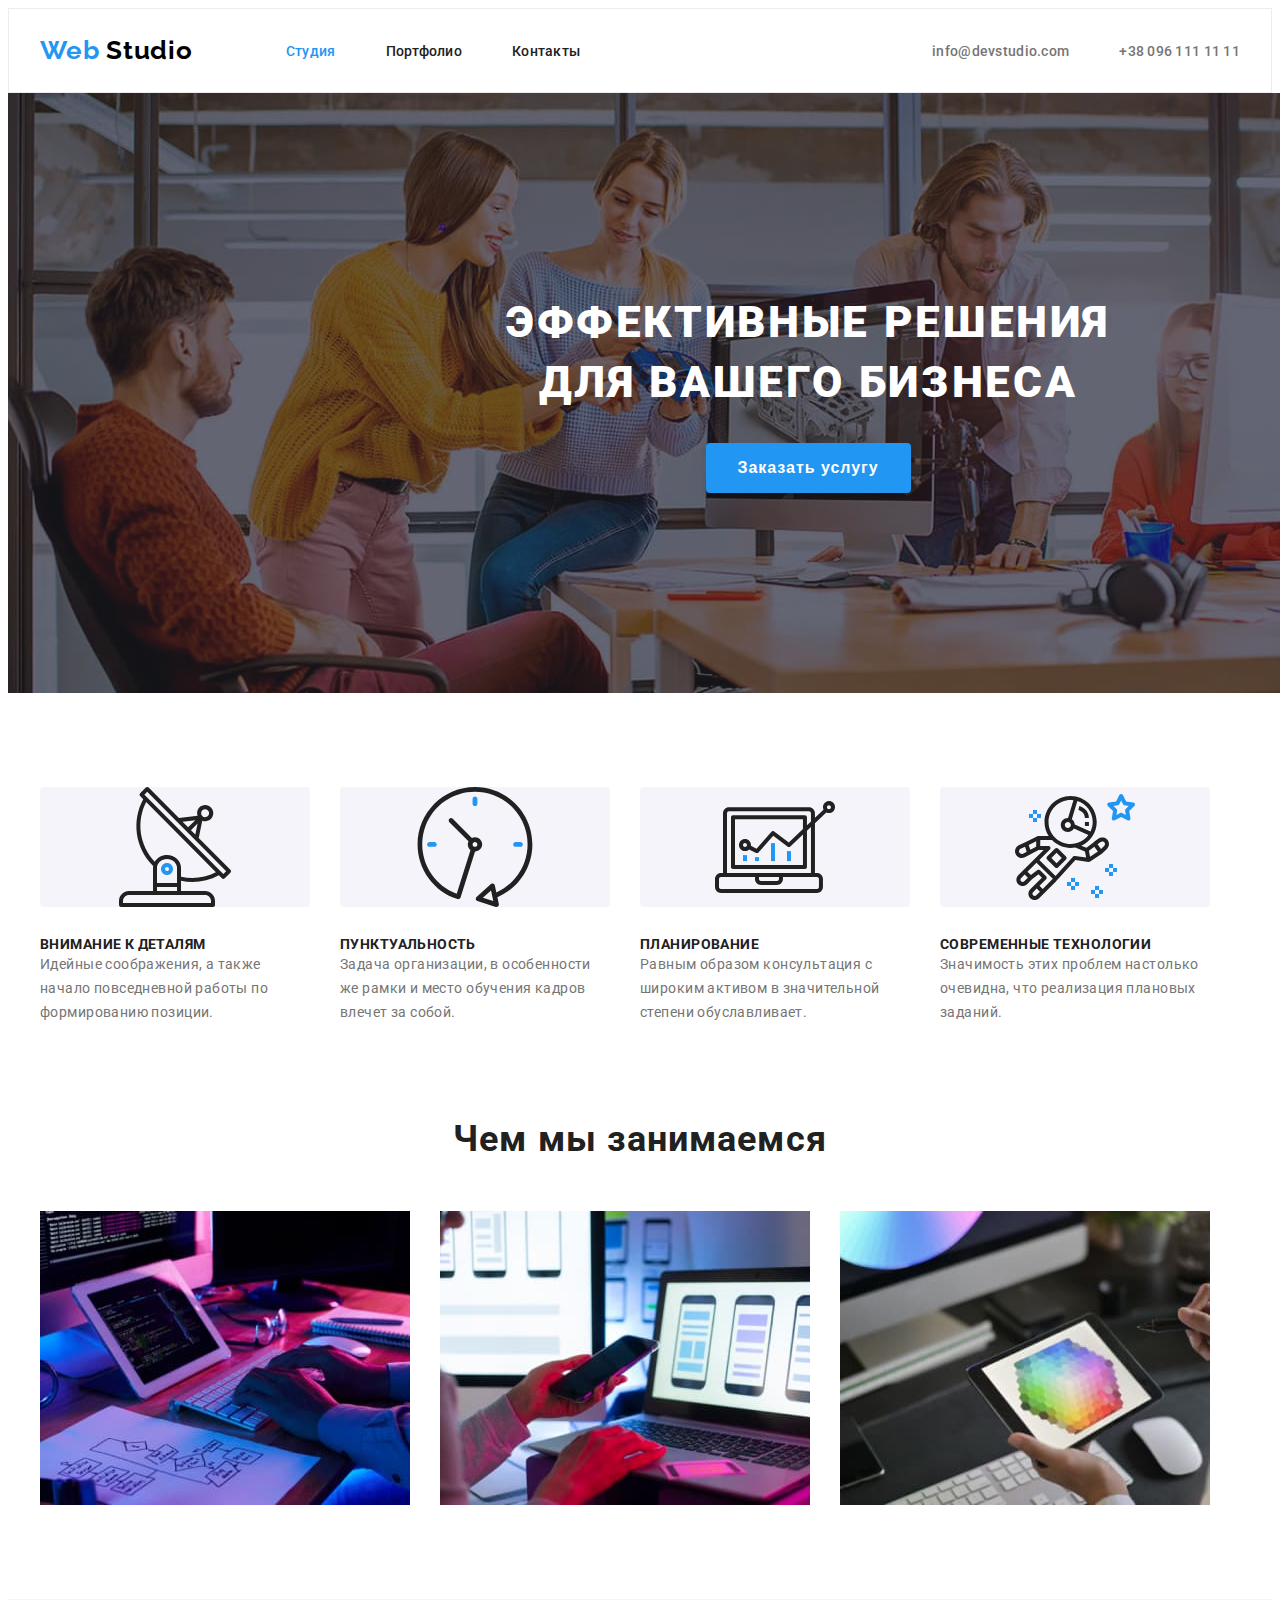
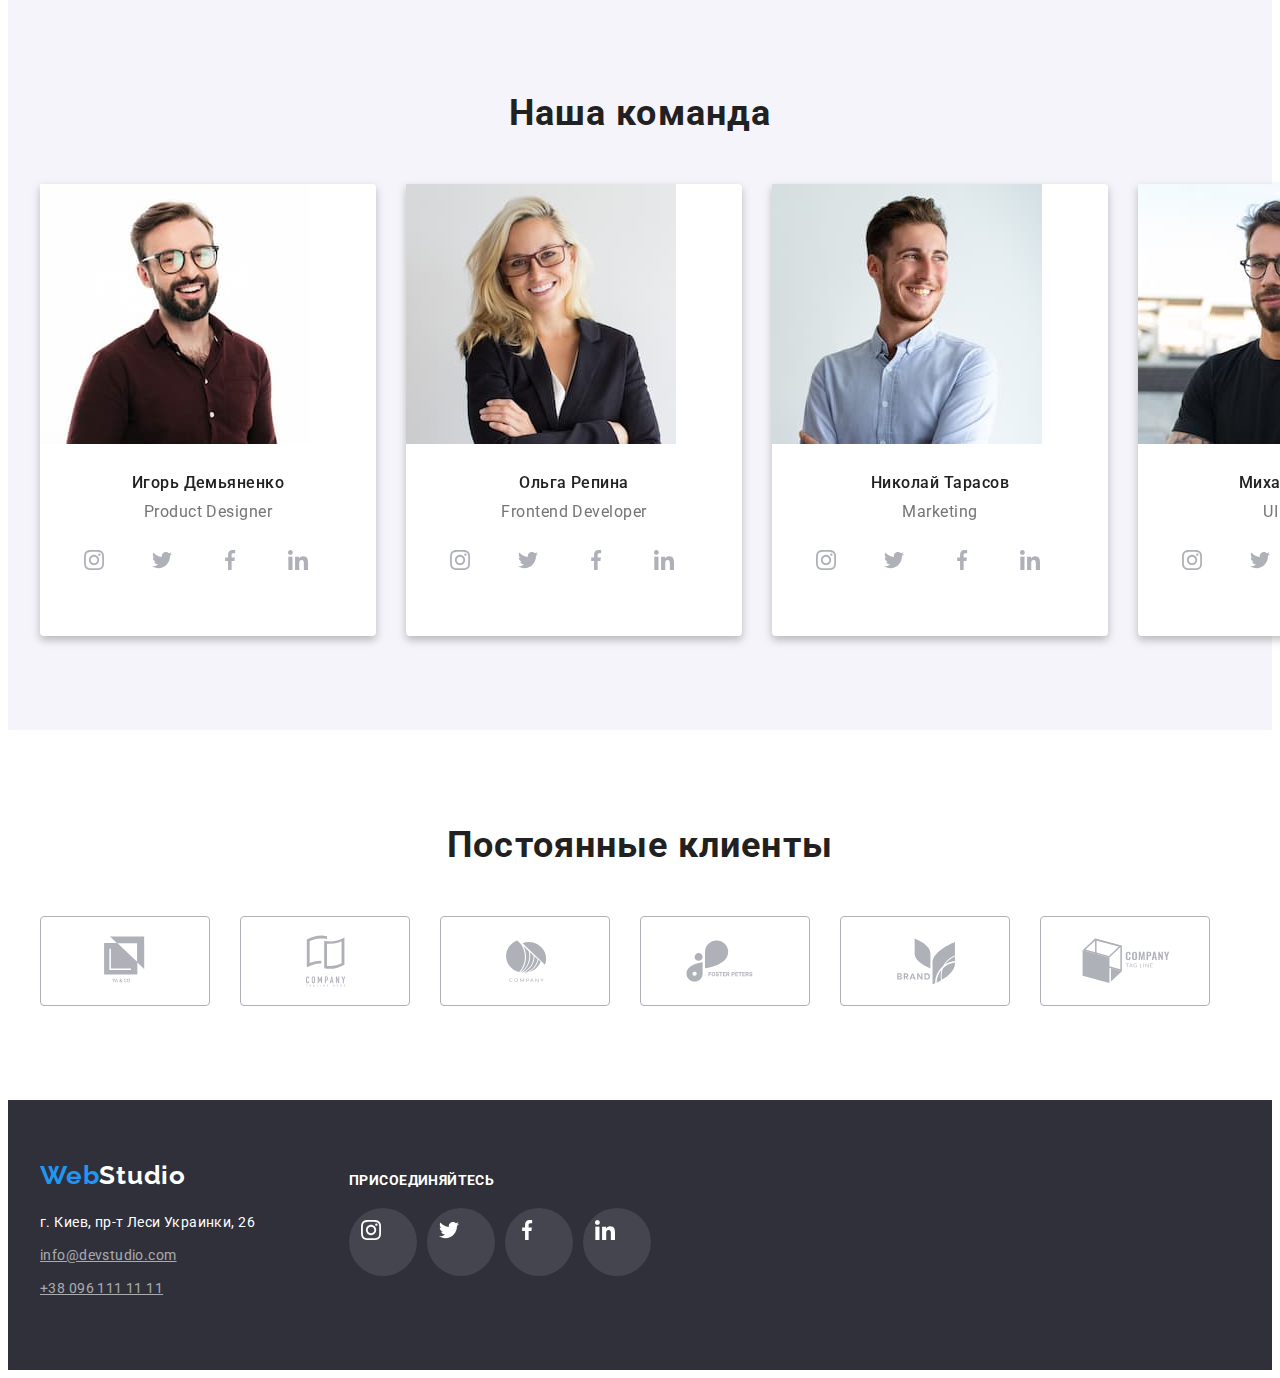
<file: index.html>
<!DOCTYPE html>
<html lang="ru">
<head>
    <meta charset="UTF-8">
    <meta http-equiv="X-UA-Compatible" content="IE=edge">
    <meta name="viewport" content="width=, initial-scale=1.0">
    <title>WebStudio</title>
    <link rel="preconnect" href="https://fonts.gstatic.com">
    <link href="https://fonts.googleapis.com/css2?family=Raleway:wght@700&family=Roboto:wght@400;500;700;900&display=swap"
        rel="stylesheet">
    <link rel="stylesheet" href="https://cdnjs.cloudflare.com/ajax/libs/modern-normalize/1.0.0/modern-normalize.min.css"
        integrity="sha512-ISS7cAi1PEhQ8jnbJpJZMd29NlhNj4AWYyLOSp2CE/CsHxTCu+r+t0D2yoJudVrd0/8fTVPUVDzY5Tvli75u/g=="
        crossorigin="anonymous" />
    <link rel="stylesheet" href="./css/styles.css">
</head>
<body>
    <header class="header">
        <div class="container header-top">
            <!--top line bg-->
            <nav class="header-nav">
                <!--WebStudio-->
            
                <a class="logo" href="./index.html"><span class="accent-logo">Web</span>
                    <span class="second-accent-logo">Studio</span></a>
            
                <!--Menu Nav-->
                <ul class="menu-nav">
                    <li class="menu-nav-link">
                        <a class="link active" href="./index.html">Студия</a>
                    </li>
                    <li class="menu-nav-link">
                        <a class="link" href="./portfolio.html">Портфолио</a>
                    </li>
                    <li class="menu-nav-link">
                        <a class="link" href="https://www.google.com">Контакты</a>
                    </li>
                </ul>
            
            </nav>
            
            <!-- contacts section -->
            <ul class="contacts-list">
                <li class="contacts-list-item">
                    <a class="contacts" href="mailto:info@devstudio.com">info@devstudio.com</a>
                </li>
                <li class="contacts-list-item">
                    <a class="contacts" href="tel:+38096111111">+38 096 111 11 11</a>
                </li>
            </ul>

        </div>

    </header>
   <main>

    <!-- top section hero-->

        <section class="service">
            <div class="container hero">
                <h1 class="hero-titel">
                    Эффективные решения<br> для вашего бизнеса
                </h1>
                <button class="btn">Заказать услугу</button>

            </div>
        </section>

    <!-- features -->

        <section class="container">
            <div class="features">
                <!-- <h2 class="section-features-title">
                                Особенности
                            </h2> -->

                <ul class="list-features">
                    <li class="list-features-item antenna">
                        <h3 class="features-title">
                            Внимание к деталям
                        </h3>
                        <p class="text">
                            Идейные соображения, а также начало повседневной работы по формированию позиции.
                        </p>
                    </li>
                    <li class="list-features-item clock">
                        <h3 class="features-title">
                            Пунктуальность
                        </h3>
                        <p class="text">
                            Задача организации, в особенности же рамки и место обучения кадров влечет за собой.
                        </p>
                    </li>
                    <li class="list-features-item diagram">
                        <h3 class="features-title">
                            Планирование
                        </h3>
                        <p class="text">
                            Равным образом консультация с широким активом в значительной степени обуславливает.
                        </p>
                    </li>
                    <li class="list-features-item astronaut">
                        <h3 class="features-title">
                            Современные технологии
                        </h3>
                        <p class="text">
                            Значимость этих проблем настолько очевидна, что реализация плановых заданий.
                        </p>
                    </li>
                </ul>
            </div>
        </section>

    <!-- occupation -->

        <section class="occupation-section container">
            <h2 class="occupation">
                Чем мы занимаемся
            </h2>
            <ul class="list-occupation">
                <li class="list-occupation-item">
                    <img src="./images/box-1.jpg" alt="полный цикл разработки" width="370" height="294">
                </li>
                <li class="list-occupation-item">
                    <img src="./images/box-2.jpg" alt="кроссплатформенные web-приложения" width="370" height="294">
                </li>
                <li class="list-occupation-item">
                    <img src="./images/box-3.jpg" alt="инновационный дизайн" width="370" height="294">
                </li>
            </ul>

        </section> 

     <!-- our team -->

        <section class="our-team-section">
            <div class="container">
                <h2 class="our-team">
                    Наша команда
                </h2>
                <ul class="list-our-team">
                    <li class="our-team-item">
                        <img src="./images/img.jpg" alt="Игорь Демьяненко Product Designer" width="270" height="260">
                        <h3 class="our-team-title">
                            Игорь Демьяненко
                        </h3>
                        <p class="our-team-text">
                            Product Designer
                        </p>
                        <ul class="social-link">
                            <li class="social-link-type"> <a href="#"><svg class="social-link-icon">
                                        <use href="./symbol-defs.svg#icon-instagram"></use>
                                    </svg></a></li>
                            <li class="social-link-type"> <a href="#"><svg class="social-link-icon">
                                        <use href="./symbol-defs.svg#icon-twitter"></use>
                                    </svg></a></li>
                            <li class="social-link-type"> <a href="#"><svg class="social-link-icon">
                                        <use href="./symbol-defs.svg#icon-facebook"></use>
                                    </svg></a></li>
                            <li class="social-link-type"> <a href="#"><svg class="social-link-icon">
                                        <use href="./symbol-defs.svg#icon-linkedin"></use>
                                    </svg></a></li>
                        </ul>
                    </li>
                    <li class="our-team-item">
                        <img src="./images/img(1).jpg" alt="Ольга Репина Frontend Developer" width="270" height="260">
                        <h3 class="our-team-title">
                            Ольга Репина
                        </h3>
                        <p class="our-team-text">
                            Frontend Developer
                        </p>
                        <ul class="social-link">
                            <li class="social-link-type"> <a href="#"><svg class="social-link-icon">
                                        <use href="./symbol-defs.svg#icon-instagram"></use>
                                    </svg></a></li>
                            <li class="social-link-type"> <a href="#"><svg class="social-link-icon">
                                        <use href="./symbol-defs.svg#icon-twitter"></use>
                                    </svg></a></li>
                            <li class="social-link-type"> <a href="#"><svg class="social-link-icon">
                                        <use href="./symbol-defs.svg#icon-facebook"></use>
                                    </svg></a></li>
                            <li class="social-link-type"> <a href="#"><svg class="social-link-icon">
                                        <use href="./symbol-defs.svg#icon-linkedin"></use>
                                    </svg></a></li>
                        </ul>
                    </li>
                    <li class="our-team-item">
                        <img src="./images/img(2).jpg" alt="Николай Тарасов Marketing" width="270" height="260">
                        <h3 class="our-team-title">
                            Николай Тарасов
                        </h3>
                        <p class="our-team-text">
                            Marketing
                        </p>
                        <ul class="social-link">
                            <li class="social-link-type"> <a href="#"><svg class="social-link-icon">
                                        <use href="./symbol-defs.svg#icon-instagram"></use>
                                    </svg></a></li>
                            <li class="social-link-type"> <a href="#"><svg class="social-link-icon">
                                        <use href="./symbol-defs.svg#icon-twitter"></use>
                                    </svg></a></li>
                            <li class="social-link-type"> <a href="#"><svg class="social-link-icon">
                                        <use href="./symbol-defs.svg#icon-facebook"></use>
                                    </svg></a></li>
                            <li class="social-link-type"> <a href="#"><svg class="social-link-icon">
                                        <use href="./symbol-defs.svg#icon-linkedin"></use>
                                    </svg></a></li>
                        </ul>
                    </li>
                    <li class="our-team-item">
                        <img src="./images/img(3).jpg" alt="Михаил Ермаков UI Designer" width="270" height="260">
                        <h3 class="our-team-title">
                            Михаил Ермаков
                        </h3>
                        <p class="our-team-text">
                            UI Designer
                        </p>
                        <ul class="social-link">
                            <li class="social-link-type"> <a href="#"><svg class="social-link-icon">
                                        <use href="./symbol-defs.svg#icon-instagram"></use>
                                    </svg></a></li>
                            <li class="social-link-type"> <a href="#"><svg class="social-link-icon">
                                        <use href="./symbol-defs.svg#icon-twitter"></use>
                                    </svg></a></li>
                            <li class="social-link-type"> <a href="#"><svg class="social-link-icon">
                                        <use href="./symbol-defs.svg#icon-facebook"></use>
                                    </svg></a></li>
                            <li class="social-link-type"> <a href="#"><svg class="social-link-icon">
                                        <use href="./symbol-defs.svg#icon-linkedin"></use>
                                    </svg></a></li>
                        </ul>
                    </li>
                </ul>
            </div>

        </section>

        <!-- Regular customers -->
        <section>
            <div class="container">
                <h2 class="customers-title">
                    Постоянные клиенты
                </h2>
                <ul class="customers">
                    <li class="item-client">
                        <a class="client" href="#">
                            <svg class="icon-logo-style">
                                <use href="./symbol-defs.svg#icon-Client1"></use>
                            </svg>
                        </a>
                    </li>
                    <li class="item-client">
                        <a class="client" href="#">
                            <svg class="icon-logo-style">
                                <use href="./symbol-defs.svg#icon-Client2"></use>
                            </svg>
                        </a>
                    </li>
                    <li class="item-client">
                        <a class="client" href="#">
                            <svg class="icon-logo-style">
                                <use href="./symbol-defs.svg#icon-Client3"></use>
                            </svg>
                        </a>
                    </li>
                    <li class="item-client">
                        <a class="client" href="#">
                            <svg class="icon-logo-style">
                                <use href="./symbol-defs.svg#icon-Client4"></use>
                            </svg>
                        </a>
                    </li>
                    <li class="item-client">
                        <a class="client" href="#">
                            <svg class="icon-logo-style">
                                <use href="./symbol-defs.svg#icon-Client5"></use>
                            </svg>
                        </a>
                    </li>
                    <li class="item-client">
                        <a class="client" href="#">
                            <svg class="icon-logo-style">
                                <use href="./symbol-defs.svg#icon-Client6"></use>
                            </svg>
                        </a>
                    </li>

                    
                </ul>
            </div>

        </section>

   </main>

   <footer class="bottom-part">

        <div class="footer-line container">
            <div class="bottom-section">
                <a class="logo logo-bottom" href="./index.html"><span class="accent-logo">Web</span><span
                        class="second-accent-logofooter">Studio</span></a>
            
                <address class="address">
                    г. Киев, пр-т Леси Украинки, 26
                </address>
                <ul class="list-tooter">
                    <li class="list-tooter-item">
                        <a class="link-footer" href="mailto:info@devstudio.com">info@devstudio.com</a>
                    </li>
                    <li class="list-tooter-item">
                        <a class="link-footer" href="tel:+38096111111">+38 096 111 11 11</a>
                    </li>
                </ul>
            </div>
            <div class="section-join">
                <section class="join">
                    <h3 class="join-titel">присоединяйтесь</h3>
                    <ul class="social-link-footer">
                        <li class="social-link-type-footer"> <a href="#"><svg class="social-link-icon-footer">
                                    <use href="./symbol-defs.svg#icon-instagram"></use>
                                </svg></a></li>
                        <li class="social-link-type-footer"> <a href="#"><svg class="social-link-icon-footer">
                                    <use href="./symbol-defs.svg#icon-twitter"></use>
                                </svg></a></li>
                        <li class="social-link-type-footer"> <a href="#"><svg class="social-link-icon-footer">
                                    <use href="./symbol-defs.svg#icon-facebook"></use>
                                </svg></a></li>
                        <li class="social-link-type-footer"> <a href="#"><svg class="social-link-icon-footer">
                                    <use href="./symbol-defs.svg#icon-linkedin"></use>
                                </svg></a></li>
                    </ul>
                </section>
            </div>
        </div>

   </footer>

</body>
</html>
</file>
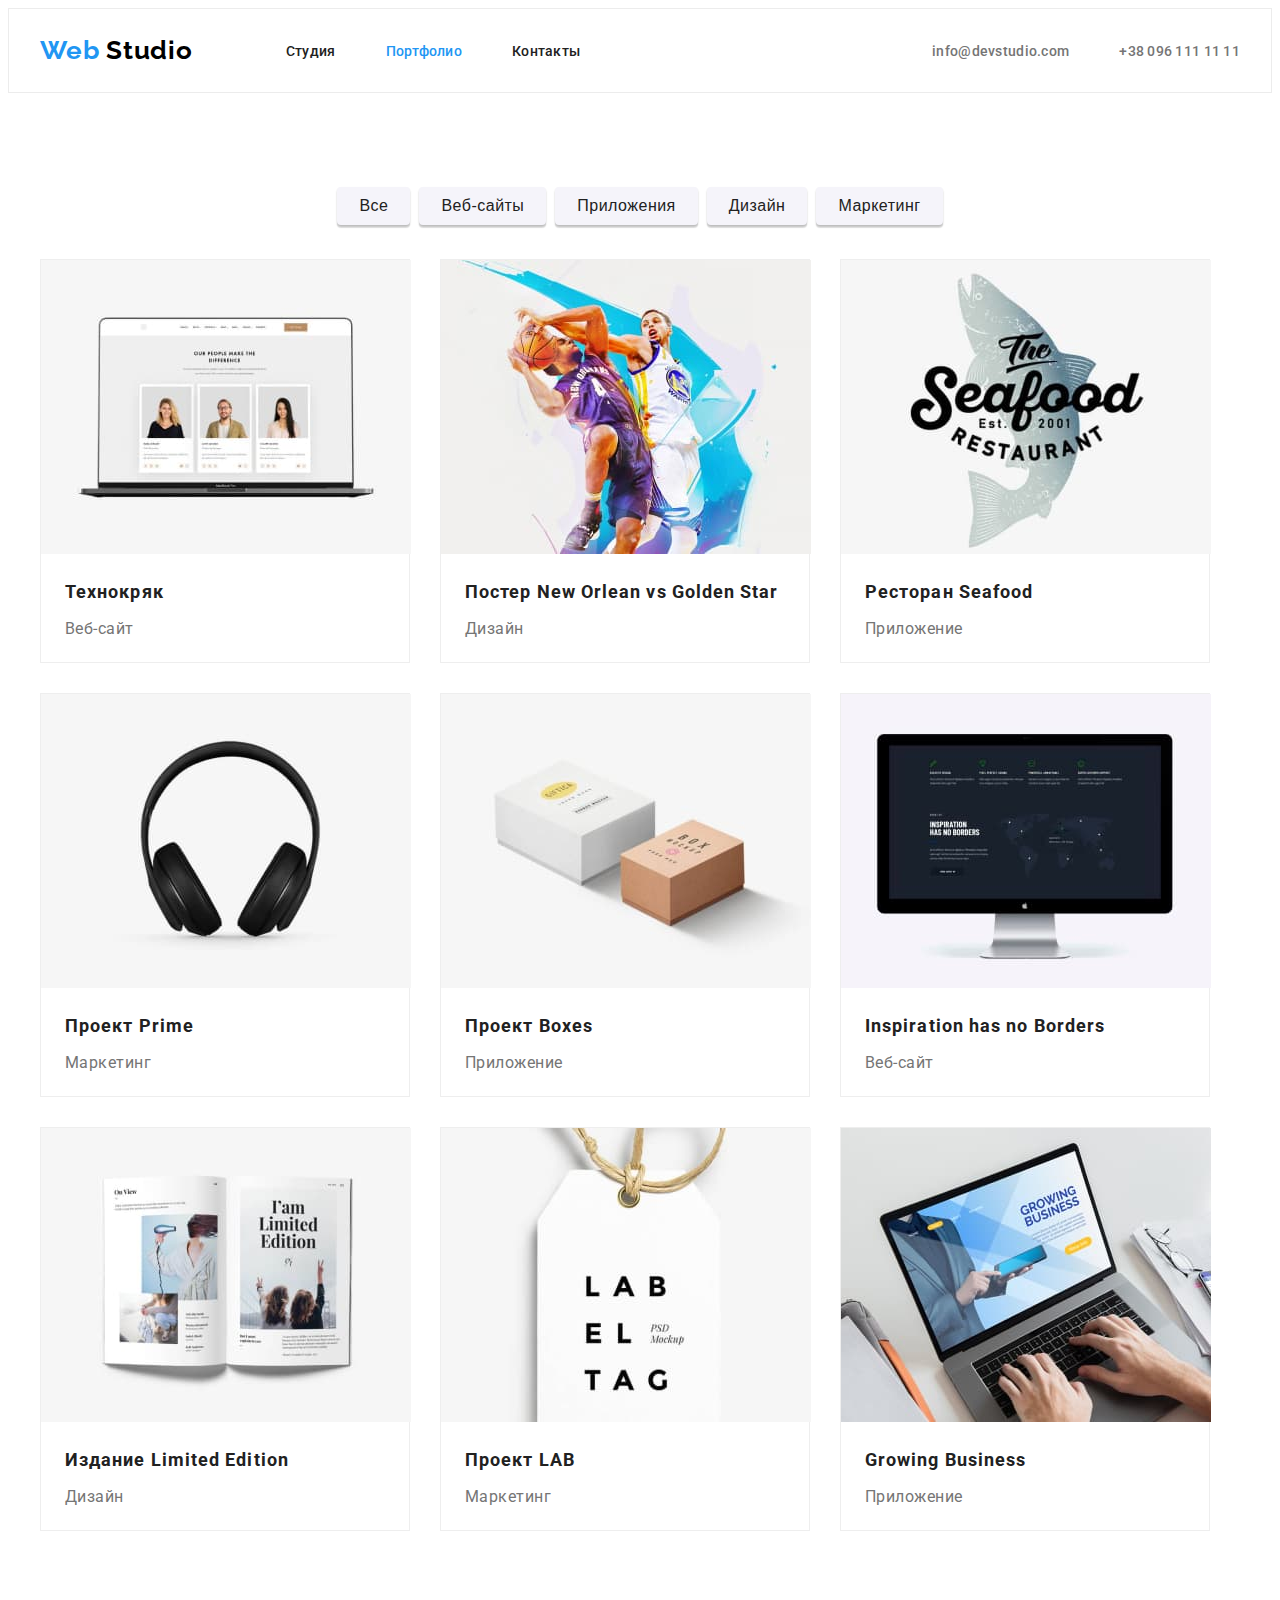
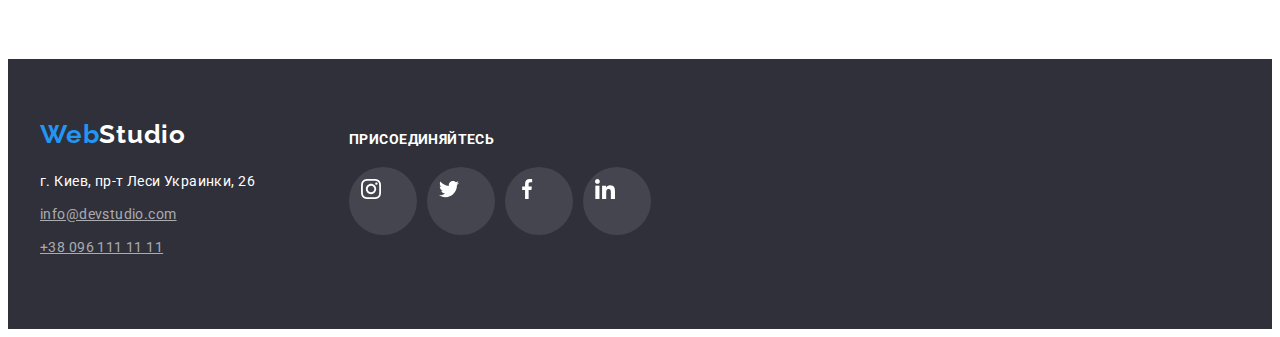
<file: portfolio.html>
<!DOCTYPE html>
<html lang="en">
<head>
    <meta charset="UTF-8">
    <meta http-equiv="X-UA-Compatible" content="IE=edge">
    <meta name="viewport" content="width=device-width, initial-scale=1.0">
    <title>Document</title>
    <link rel="preconnect" href="https://fonts.gstatic.com">
    <link href="https://fonts.googleapis.com/css2?family=Raleway:wght@700&family=Roboto:wght@400;500;700;900&display=swap"
        rel="stylesheet">
    <link rel="stylesheet" href="https://cdnjs.cloudflare.com/ajax/libs/modern-normalize/1.0.0/modern-normalize.min.css"
        integrity="sha512-ISS7cAi1PEhQ8jnbJpJZMd29NlhNj4AWYyLOSp2CE/CsHxTCu+r+t0D2yoJudVrd0/8fTVPUVDzY5Tvli75u/g=="
        crossorigin="anonymous" />
    <link rel="stylesheet" href="./css/styles.css">
</head>
<body>
    <header class="header">
        <div class="container header-top">
            <!--top line bg-->
            <nav class="header-nav">
                <!--WebStudio-->
    
                <a class="logo" href="./index.html"><span class="accent-logo">Web</span>
                    <span class="second-accent-logo">Studio</span></a>
    
                <!--Menu Nav-->
                <ul class="menu-nav">
                    <li class="menu-nav-link">
                        <a class="link" href="./index.html">Студия</a>
                    </li>
                    <li class="menu-nav-link">
                        <a class="link active" href="./portfolio.html">Портфолио</a>
                    </li>
                    <li class="menu-nav-link">
                        <a class="link" href="">Контакты</a>
                    </li>
                </ul>
    
            </nav>
    
            <!-- contacts section -->
            <ul class="contacts-list">
                <li class="contacts-list-item">
                    <a class="contacts" href="mailto:info@devstudio.com">info@devstudio.com</a>
                </li>
                <li class="contacts-list-item">
                    <a class="contacts" href="tel:+38096111111">+38 096 111 11 11</a>
                </li>
            </ul>
    
        </div>
    
    </header>
    <main>
        <div class="container portfolio-main">
            <!-- <h1 class="portfolio-title">
                Портфолио
            </h1> -->
            <ul class="list-portfolio">
                <li class="list-portfolio-bottom">
                    <button class="button-portfolio" type="button">Все</button>
                </li>
                <li class="list-portfolio-bottom">
                    <button class="button-portfolio" type="button">Веб-сайты</button>
                </li>
                <li class="list-portfolio-bottom">
                    <button class="button-portfolio" type="button">Приложения</button>
                </li>
                <li class="list-portfolio-bottom">
                    <button class="button-portfolio" type="button">Дизайн</button>
                </li>
                <li class="list-portfolio-bottom">
                    <button class="button-portfolio" type="button">Маркетинг</button>
                </li>
            </ul>
            <ul class="list-portfolio-img">
                <li class="list-portfolio-img-item">
                    <img src="./images/img(0).jpg" alt="Технокряк" width="370" height="294">
                    <h2 class="portfolio-subtitle">Технокряк</h2>
                    <p class="portfolio-text">Веб-сайт</p>
                </li>
                <li class="list-portfolio-img-item">
                    <img src="./images/img11.jpg" alt="Постер New Orlean vs Golden Star" width="370" height="294">
                    <h2 class="portfolio-subtitle">Постер New Orlean vs Golden Star</h2>
                    <p class="portfolio-text">Дизайн</p>
                </li>
                <li class="list-portfolio-img-item">
                    <img src="./images/img21.jpg" alt="Ресторан Seafood" width="370" height="294">
                    <h2 class="portfolio-subtitle">Ресторан Seafood</h2>
                    <p class="portfolio-text">Приложение</p>
                </li>
                <li class="list-portfolio-img-item">
                    <img src="./images/img31.jpg" alt="Проект Prime" width="370" height="294">
                    <h2 class="portfolio-subtitle">Проект Prime</h2>
                    <p class="portfolio-text">Маркетинг</p>
                </li>
                <li class="list-portfolio-img-item">
                    <img src="./images/img41.jpg" alt="роект Boxes" width="370" height="294">
                    <h2 class="portfolio-subtitle">Проект Boxes</h2>
                    <p class="portfolio-text">Приложение</p>
                </li>
                <li class="list-portfolio-img-item">
                    <img src="./images/img51.jpg" alt="nspiration has no Borders" width="370" height="294">
                    <h2 class="portfolio-subtitle">Inspiration has no Borders</h2>
                    <p class="portfolio-text">Веб-сайт</p>
                </li>
                <li class="list-portfolio-img-item">
                    <img src="./images/img61.jpg" alt="Издание Limited Edition" width="370" height="294">
                    <h2 class="portfolio-subtitle">Издание Limited Edition</h2>
                    <p class="portfolio-text">Дизайн</p>
                </li>
                <li class="list-portfolio-img-item">
                    <img src="./images/img71.jpg" alt="Проект LAB" width="370" height="294">
                    <h2 class="portfolio-subtitle">Проект LAB</h2>
                    <p class="portfolio-text">Маркетинг</p>
                </li>
                <li class="list-portfolio-img-item">
                    <img src="./images/img81.jpg" alt="Growing Business" width="370" height="294">
                    <h2 class="portfolio-subtitle">Growing Business</h2>
                    <p class="portfolio-text">Приложение</p>
                </li>
            </ul>
        </div>

    </main>
    
    <footer class="bottom-part">
    
        <div class="footer-line container">
            <div class="bottom-section">
                <a class="logo logo-bottom" href="./index.html"><span class="accent-logo">Web</span><span
                        class="second-accent-logofooter">Studio</span></a>
    
                <address class="address">
                    г. Киев, пр-т Леси Украинки, 26
                </address>
                <ul class="list-tooter">
                    <li class="list-tooter-item">
                        <a class="link-footer" href="mailto:info@devstudio.com">info@devstudio.com</a>
                    </li>
                    <li class="list-tooter-item">
                        <a class="link-footer" href="tel:+38096111111">+38 096 111 11 11</a>
                    </li>
                </ul>
            </div>
            <div class="section-join">
                <section class="join">
                    <h3 class="join-titel">присоединяйтесь</h3>
                    <ul class="social-link-footer">
                        <li class="social-link-type-footer"> <a href="#"><svg class="social-link-icon-footer">
                                    <use href="./symbol-defs.svg#icon-instagram"></use>
                                </svg></a></li>
                        <li class="social-link-type-footer"> <a href="#"><svg class="social-link-icon-footer">
                                    <use href="./symbol-defs.svg#icon-twitter"></use>
                                </svg></a></li>
                        <li class="social-link-type-footer"> <a href="#"><svg class="social-link-icon-footer">
                                    <use href="./symbol-defs.svg#icon-facebook"></use>
                                </svg></a></li>
                        <li class="social-link-type-footer"> <a href="#"><svg class="social-link-icon-footer">
                                    <use href="./symbol-defs.svg#icon-linkedin"></use>
                                </svg></a></li>
                    </ul>
                </section>
            </div>
        </div>
    
    </footer>
</body>
</html>
</file>
<file: css/styles.css>
:root {
  --primary-text-color: #757575;
  --title-text-color: #212121;
  --accent-color: #2196f3;
  --primary-white-color: #ffffff;
}
/* font-family: "Raleway", sans-serif;
font-family: "Roboto", sans-serif; */

body {
  font-family: Roboto;
  background-color: var(--primary-white-color);
  color: var(--primary-text-color);
  text-decoration: none;
  /* list-style-type: none;
  list-style: none; */
}
img {
  display: block;
}

h1,
h2,
h3,
h4,
h5,
h6 {
  color: var(--title-text-color);
  margin: 0;
}
p {
  margin: 0;
}

ul {
  margin: 0;
  padding: 0;
}

.container {
  display: block;
  margin: 0 auto;
  width: 1200px;
  padding-left: 15px;
  padding-right: 15px;
}

/*======== site header ===========*/
.header {
  border: 1px solid #ececec;
}

.header-nav {
  display: flex;
  justify-self: start;
  align-items: center;
  padding: 24px 0px;
}

.header-top {
  display: flex;
  justify-content: space-between;
}

.logo {
  text-align: center;
  margin-right: 93px;
  font-family: "Raleway", sans-serif;
  font-weight: bold;
  font-size: 26px;
  line-height: 1.2;
  letter-spacing: 0.03em;
  color: #000000;
  text-decoration: none;
}

.accent-logo {
  color: #2196f3;
}
.second-accent-logo {
  color: #000000;
}
.menu-nav {
  display: flex;

  padding: 0px;
  text-decoration: none;
  list-style-type: none;
}
.menu-nav-link {
  margin-right: 50px;
}
.menu-nav-link:last-child {
  margin-right: 0;
}

.link {
  color: var(--title-text-color);
  text-decoration: none;
  cursor: pointer;
  font-weight: 500;
  font-size: 14px;
  line-height: 1.14;
  letter-spacing: 0.02em;
  text-decoration: none;
}
.menu-nav .link:active {
  color: var(--accent-color);
}
.menu-nav .link:focus {
  color: var(--accent-color);
}

.link:hover {
  color: var(--accent-color);
}

.active {
  color: var(--accent-color);
}
/*===== contacts section ============*/

.contacts-list {
  display: flex;
  justify-content: flex-end;
  list-style-type: none;
  padding: 32px 0px;
}

.contacts-list-item {
  margin-left: 50px;
}
.contacts-list-item:first-child {
  margin-left: 0;
}

.contacts {
  font-weight: 500;
  font-size: 14px;
  line-height: 1.14;
  letter-spacing: 0.02em;
  text-decoration: none;
  cursor: pointer;
  color: var(--primary-text-color);
}
.contacts:hover {
  color: var(--accent-color);
}

/*============= MAIN =================*/
/*=========== top section ==========*/

.service {
  background-color: #2f303a;
  min-width: 1600px;
  min-height: 600px;
  background-image: linear-gradient(
      rgba(47, 48, 58, 0.4),
      rgba(47, 48, 58, 0.4)
    ),
    url("../images/Img-body.jpg");
  background-repeat: no-repeat;
  margin: 0 auto;
  background-position: center;
}

.hero {
  text-align: center;
  padding-top: 200px;
  padding-bottom: 200px;
}
.hero-titel {
  margin-bottom: 30px;
  text-align: center;
  font-weight: 900;
  font-size: 44px;
  line-height: 1.36;
  color: var(--primary-white-color);
  letter-spacing: 0.06em;
  text-transform: uppercase;
}
/*================ button ==============*/

.btn {
  display: block;
  margin: 0 auto;
  text-align: center;
  border: 0px;
  border-radius: 4px;
  padding: 10px 32px;
  text-align: center;
  font-weight: bold;
  font-size: 16px;
  line-height: 1.9;
  letter-spacing: 0.06em;
  color: var(--primary-white-color);
  background: var(--accent-color);
  box-shadow: 0px 4px 4px rgba(0, 0, 0, 0.15);
  letter-spacing: 0.06em;
}

.btn:hover {
  background: #188ce8;
  box-shadow: 0px 4px 4px rgba(0, 0, 0, 0.15);
  border-radius: 4px;
}

/*============ features =============*/

.features {
  padding: 94px 0px;
}

.list-features {
  display: flex;
  list-style-type: none;
}

.list-features-item {
  margin-left: 30px;
}

.list-features-item:first-child {
  margin-left: 0px;
}

.list-features-item::before {
  display: block;
  content: "";
  height: 120px;
  margin-bottom: 30px;
  background-size: contain;
  background-repeat: no-repeat;
  background-position: center;
  background-color: #f5f4fa;
  border-radius: 4px;
}
.antenna::before {
  background-image: url("../images/antenna.svg");
}
.clock::before {
  background-image: url("../images/clock.svg");
}
.diagram::before {
  background-image: url("../images/diagram.svg");
}
.astronaut::before {
  background-image: url("../images/astronaut.svg");
}

/* hide title */
.section-features-title {
  color: #fff;
}

.features-title {
  font-weight: bold;
  font-size: 14px;
  line-height: 1.14;
  letter-spacing: 0.03em;
  text-transform: uppercase;
}

.text {
  font-size: 14px;
  line-height: 1.71;
  letter-spacing: 0.03em;
  max-width: 270px;
}

/*========= occupation ==========*/

.list-occupation {
  display: flex;
  list-style-type: none;
  margin: 0px;
  padding: 0px 0px 94px 0px;
}

.occupation-section {
  margin-top: 0px;
  margin-bottom: 0px;
}

.list-occupation-item {
  margin-left: 30px;
}
.list-occupation-item:first-child {
  margin-left: 0px;
}
.occupation {
  margin: 0px 0px 50px;
  font-weight: bold;
  font-size: 36px;
  line-height: 1.16;
  text-align: center;
  letter-spacing: 0.03em;
}

/*============= our-team =============*/

.our-team-section {
  padding: 94px 0px;
  background: #f5f4fa;
}

.list-our-team {
  display: flex;
  list-style-type: none;
  padding: 0px;
  margin: 0px;
}

.our-team-item {
  margin-left: 30px;
  box-sizing: border-box;

  /* height: 368px; */
  width: 270;
  border-radius: 4px;
  filter: drop-shadow(0px 4px 4px rgba(0, 0, 0, 0.25));
  background: var(--primary-white-color);
}

.our-team-item:first-child {
  margin-left: 0px;
}

.our-team {
  margin: 0px 0px 50px 0px;
  text-align: center;
  font-weight: bold;
  font-size: 36px;
  line-height: 1.16;
  letter-spacing: 0.03em;
}

.our-team-title {
  margin-top: 30px;
  text-align: center;
  font-weight: 500;
  font-size: 16px;
  line-height: 1.18;
  letter-spacing: 0.03em;
}

.our-team-text {
  margin-top: 10px;
  text-align: center;
  font-size: 16px;
  line-height: 1.18;
  letter-spacing: 0.03em;
}

/* social-link */

.social-link {
  display: flex;
  justify-content: space-between;
  list-style: none;
  margin: 16px 32px 30px 32px;
  padding: 0;
}
.social-link-type {
  width: 44px;
  height: 44px;
  padding: 12px;
}
.social-link-type:hover {
  border-radius: 44px;
  background-color: #2196f3;
}
.social-link-icon {
  width: 20px;
  height: 20px;

  fill: #afb1b8;
}
.social-link-icon:hover {
  fill: #fff;
}

/*=========== Regular customers ============*/
.customers-title {
  font-style: normal;
  font-weight: bold;
  font-size: 36px;
  line-height: 42px;
  text-align: center;
  letter-spacing: 0.03em;
  padding-top: 94px;
  margin-bottom: 50px;
}

.customers {
  display: flex;
  list-style: none;
  padding-bottom: 94px;
}
.item-client {
  margin-left: 30px;
  width: 170px;
  height: 90px;
}
.item-client:first-child {
  margin: 0;
}
.icon-logo-style {
  fill: #afb1b8;
  width: 170px;
  height: 90px;
  border: 1px solid #afb1b8;
  box-sizing: border-box;
  border-radius: 4px;
}
.icon-logo-style:hover {
  fill: #2196f3;
  border: 1px solid #2196f3;
  box-sizing: border-box;
  border-radius: 4px;
}

/*============= footer ==========*/

.footer-line {
  display: flex;
}

.bottom-part {
  background: #2f303a;
}

.bottom-section {
  display: flex;
  flex-direction: column;
}

.logo-bottom {
  text-align: start;
  margin-top: 60px;
  margin-bottom: 20px;
}

.second-accent-logofooter {
  color: #ffffff;
}

.address {
  margin-bottom: 9px;
  font-style: normal;
  font-weight: normal;
  font-size: 14px;
  line-height: 1.71;
  letter-spacing: 0.03em;
  text-decoration: none;
  color: #ffffff;
}

.list-tooter {
  margin-bottom: 60px;
  padding: 0px;
  list-style-type: none;
}

.list-tooter-item {
  margin-bottom: 9px;
}

.link-footer {
  padding-bottom: 9px;
  font-size: 14px;
  line-height: 1.71;
  letter-spacing: 0.03em;
  color: rgba(255, 255, 255, 0.6);
}
.list-tooter:first-child {
  margin-bottom: 9px;
}

/*======= join ========*/
.section-join {
  margin-left: 70px;
}
.join {
  margin-top: 72px;
  margin-bottom: 16px;
}
.join-titel {
  font-weight: bold;
  font-size: 14px;
  line-height: 16px;
  letter-spacing: 0.03em;
  text-transform: uppercase;

  color: #ffffff;
}

.social-link-footer {
  display: flex;
  justify-content: space-between;
  list-style: none;
  margin-top: 20px;
  padding: 0;
}
.social-link-type-footer {
  width: 44px;
  height: 44px;
  margin-left: 10px;
  padding: 12px;
  background: rgba(255, 255, 255, 0.1);
  border-radius: 44px;
}
.social-link-type-footer:first-child {
  margin-left: 0;
}
.social-link-type-footer:hover {
  border-radius: 44px;
  background-color: #2196f3;
}
.social-link-icon-footer {
  width: 20px;
  height: 20px;

  fill: #fff;
}
.social-link-icon-footer:hover {
  fill: #fff;
}

/*=========== portfolio ==============*/

.portfolio-main {
  padding: 94px 0px;
}

.portfolio-title {
  color: #ffffff;
}

.list-portfolio {
  display: flex;
  justify-content: center;
  list-style-type: none;
}

.list-portfolio-bottom {
  margin-left: 9px;
}

.list-portfolio-bottom:first-child {
  margin-left: 0px;
}

.button-portfolio {
  padding: 6px 22px;
  border: 0px;
  border-radius: 4px;
  font-weight: 500;
  font-size: 16px;
  line-height: 1.62;
  letter-spacing: 0.03em;
  color: var(--title-text-color);
  background: #f5f4fa;
  cursor: pointer;
  box-shadow: 0px 3px 1px rgba(0, 0, 0, 0.1), 0px 1px 2px rgba(0, 0, 0, 0.08),
    0px 2px 2px rgba(0, 0, 0, 0.12);
}

.button-portfolio:active,
.button-portfolio:hover {
  color: var(--primary-white-color);
  background-color: var(--accent-color);
}

.list-portfolio-img {
  display: flex;
  flex-wrap: wrap;
  margin: 34px 0px;
  padding: 0px;
  list-style-type: none;
}

.list-portfolio-img-item {
  margin-right: 30px;
  margin-top: 30px;
  width: 370px;
  height: 404px;
  background: #ffffff;
  border: 1px solid #eeeeee;
  box-sizing: border-box;
  cursor: pointer;
}
.list-portfolio-img-item:nth-child(3n) {
  margin-right: -30px;
}
.list-portfolio-img-item:nth-child(-n + 3) {
  margin-top: 0;
}
.list-portfolio-img-item:hover {
  border: 1px solid #eeeeee;
  box-sizing: border-box;
  box-shadow: 0px 1px 1px rgba(0, 0, 0, 0.12), 0px 4px 4px rgba(0, 0, 0, 0.06),
    1px 4px 6px rgba(0, 0, 0, 0.16);
}

.portfolio-subtitle {
  margin: 20px 24px 4px 24px;
  font-weight: bold;
  font-size: 18px;
  line-height: 2;
  letter-spacing: 0.06em;
}

.portfolio-text {
  margin: 0px 24px 20px 24px;
  font-size: 16px;
  line-height: 1.87;
  letter-spacing: 0.03em;
}
</file>
